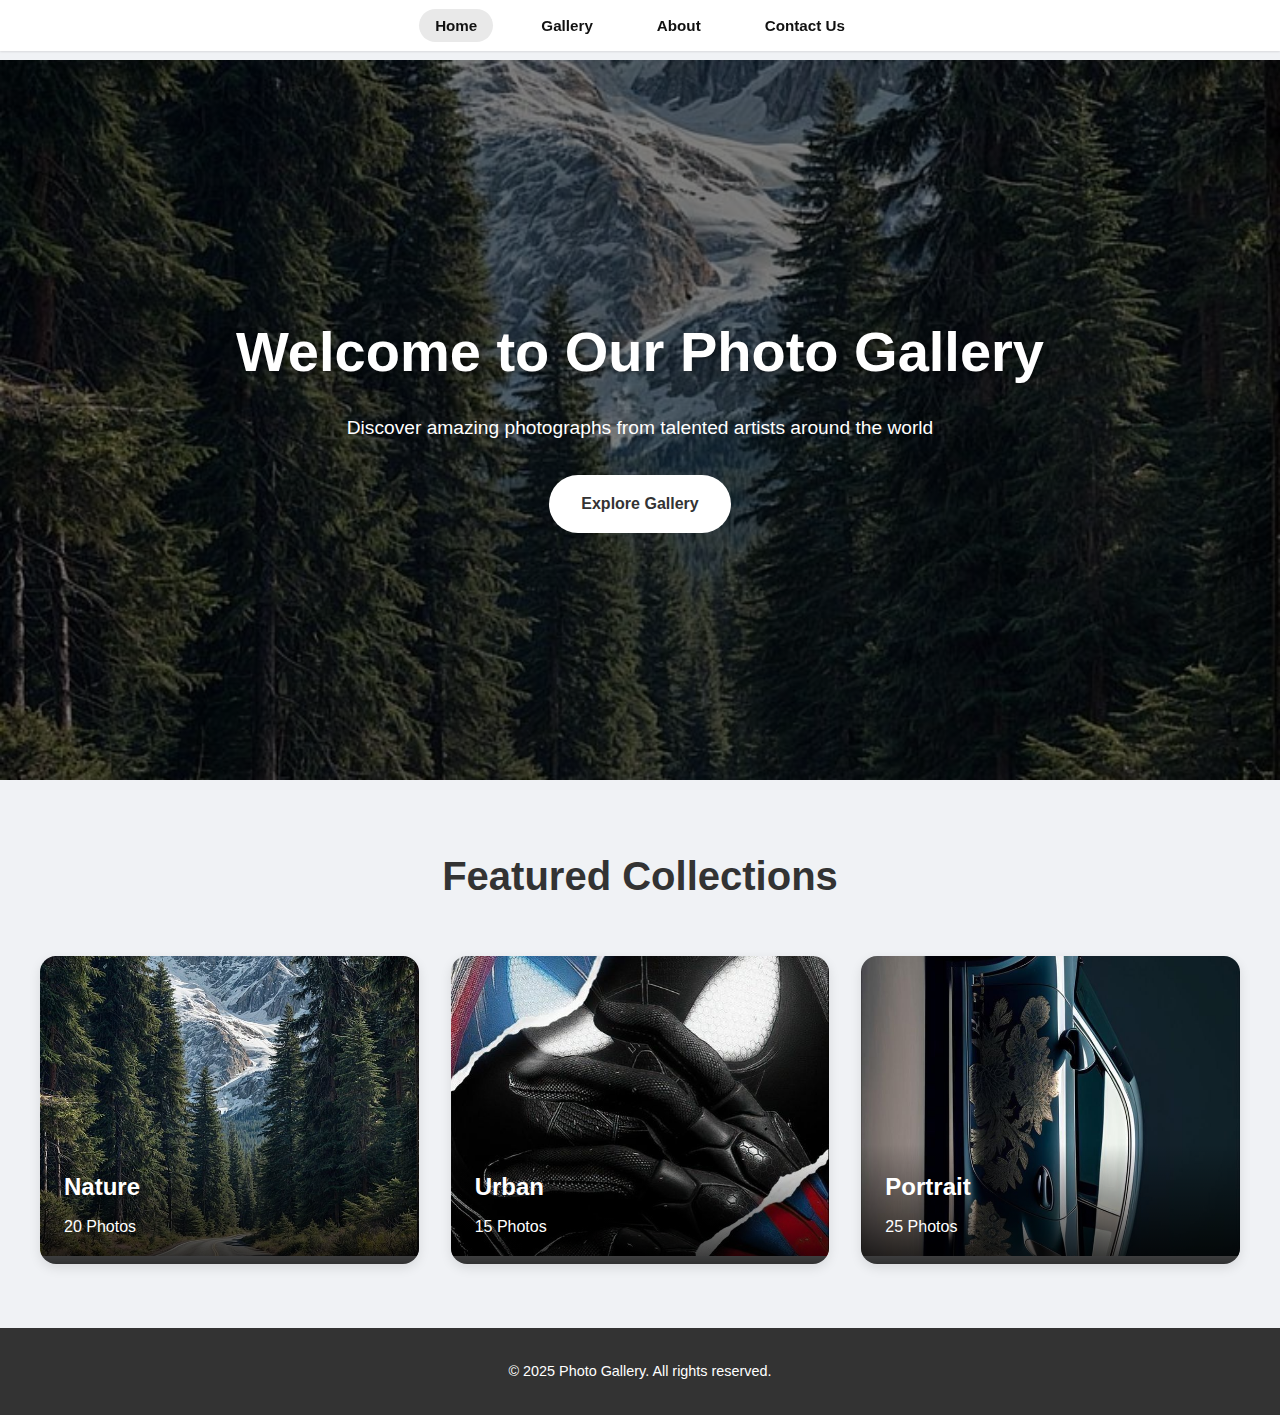
<file: index.html>
<!DOCTYPE html>
<html lang="en">
<head>
    <meta charset="UTF-8">
    <meta name="viewport" content="width=device-width, initial-scale=1.0">
    <title>Home - Photo Gallery</title>
    <link rel="stylesheet" href="style.css">
</head>
<body>
    <nav>
        <div class="nav-container">
            <ul>
                <li><a href="index.html" class="active">Home</a></li>
                <li><a href="gallery.html">Gallery</a></li>
                <li><a href="about.html">About</a></li>
                <li><a href="contact.html">Contact Us</a></li>
            </ul>
        </div>
    </nav>

    <div class="hero-section">
        <h1>Welcome to Our Photo Gallery</h1>
        <p>Discover amazing photographs from talented artists around the world</p>
        <a href="gallery.html" class="cta-button">Explore Gallery</a>
    </div>

    <main class="home-content">
        <section class="featured-section">
            <h2>Featured Collections</h2>
            <div class="collection-grid">
                <div class="collection-card">
                    <img src="images/Unknown-9.jpg" alt="Nature Collection">
                    <div class="collection-info">
                        <h3>Nature</h3>
                        <p>20 Photos</p>
                    </div>
                </div>
                <div class="collection-card">
                    <img src="images/Unknown-2.jpg" alt="Urban Collection">
                    <div class="collection-info">
                        <h3>Urban</h3>
                        <p>15 Photos</p>
                    </div>
                </div>
                <div class="collection-card">
                    <img src="images/Unknown-3.jpg" alt="Portrait Collection">
                    <div class="collection-info">
                        <h3>Portrait</h3>
                        <p>25 Photos</p>
                    </div>
                </div>
            </div>
        </section>
    </main>

    <footer>
        <div class="copyright">
            <p>&copy; <span>2025</span> Photo Gallery. All rights reserved.</p>
        </div>
    </footer>
</body>
</html>
</file>
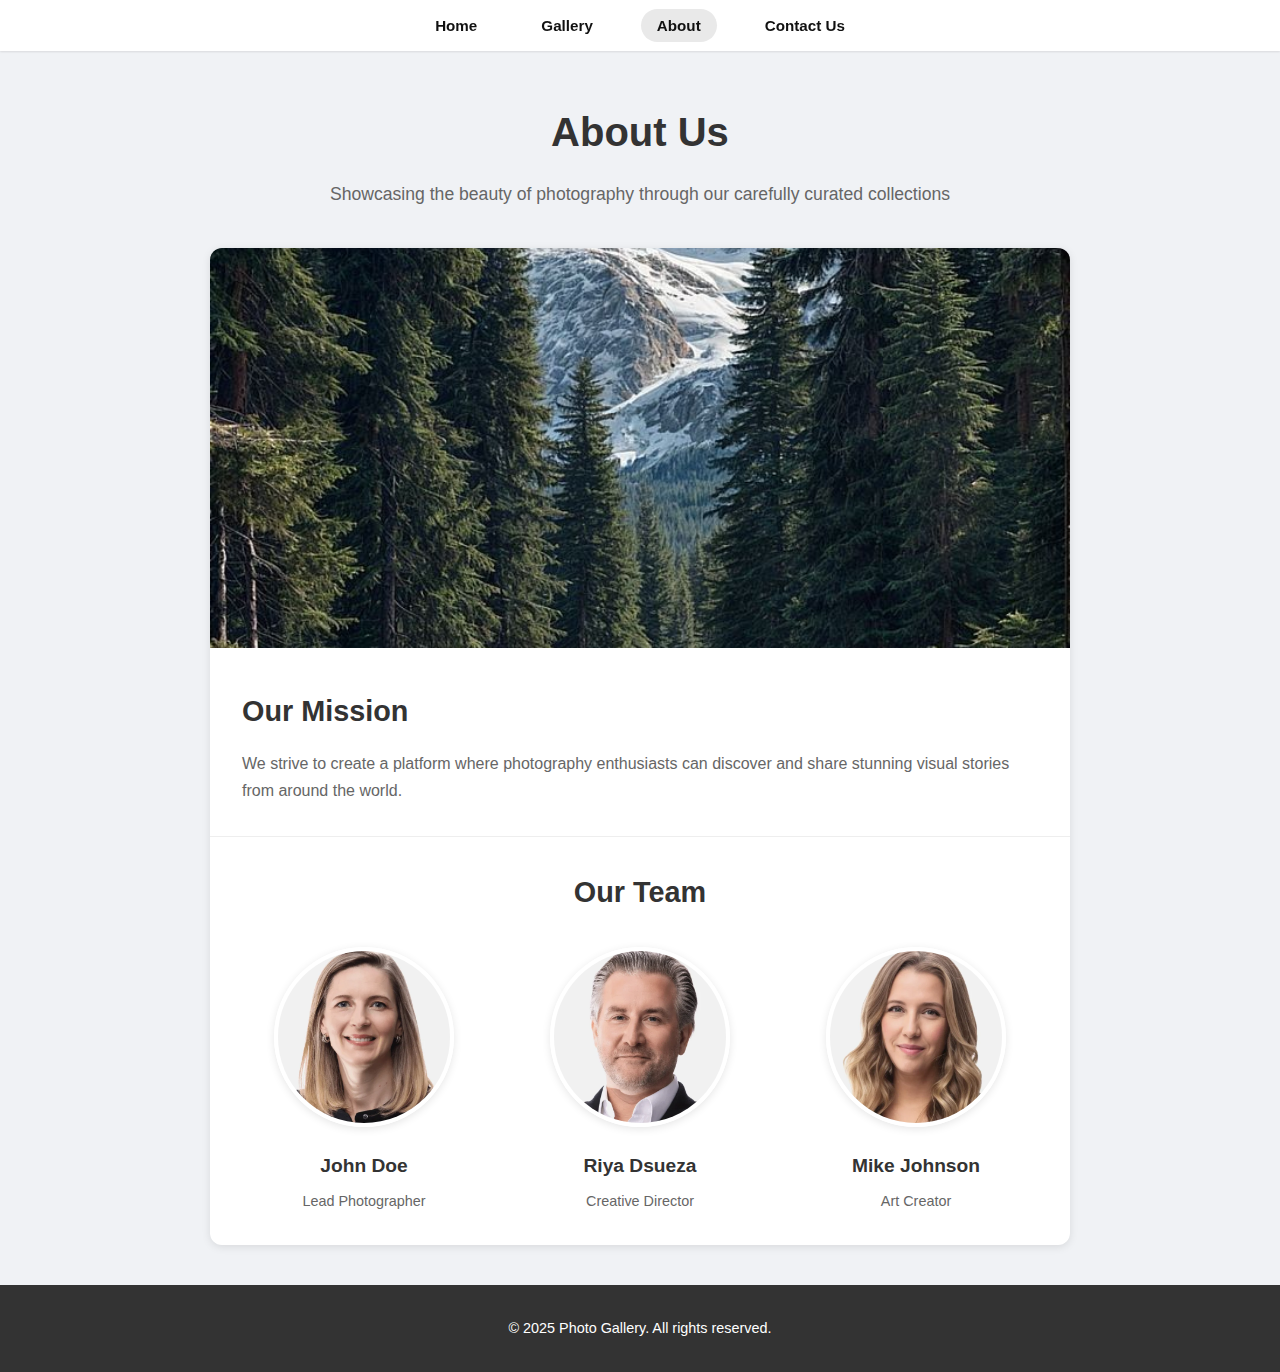
<file: about.html>
<!DOCTYPE html>
<html lang="en">
<head>
    <meta charset="UTF-8">
    <meta name="viewport" content="width=device-width, initial-scale=1.0">
    <title>About - Photo Gallery</title>
    <link rel="stylesheet" href="style.css">
</head>
<body>
    <nav>
        <div class="nav-container">
            <ul>
                <li><a href="index.html">Home</a></li>
                <li><a href="gallery.html">Gallery</a></li>
                <li><a href="about.html" class="active">About</a></li>
                <li><a href="contact.html">Contact Us</a></li>
            </ul>
        </div>
    </nav>

    <div class="about-container">
        <div class="about-header">
            <h1>About Us</h1>
            <p>Showcasing the beauty of photography through our carefully curated collections</p>
        </div>

        <div class="about-content">
            <img src="images/Unknown-9.jpg" alt="Featured Image" class="about-feature-image">
            <div class="about-text">
                <h2>Our Mission</h2>
                <p>We strive to create a platform where photography enthusiasts can discover and share stunning visual stories from around the world.</p>
            </div>

            <div class="team-section">
                <h2>Our Team</h2>
                <div class="team-grid">
                    <div class="team-member">
                        <img src="images/image copy 2.png" alt="Team Member">
                        <h3>John Doe</h3>
                        <p>Lead Photographer</p>
                    </div>
                    <div class="team-member">
                        <img src="images/image copy.png" alt="Team Member">
                        <h3>Riya Dsueza</h3>
                        <p>Creative Director</p>
                    </div>
                    <div class="team-member">
                        <img src="images/image copy 3.png" alt="Team Member">
                        <h3>Mike Johnson</h3>
                        <p>Art Creator</p>
                    </div>
                </div>
            </div>
        </div>
    </div>

    <footer>
        <div class="copyright">
            <p>&copy; 2025 Photo Gallery. All rights reserved.</p>
        </div>
    </footer>
</body>
</html>
</file>
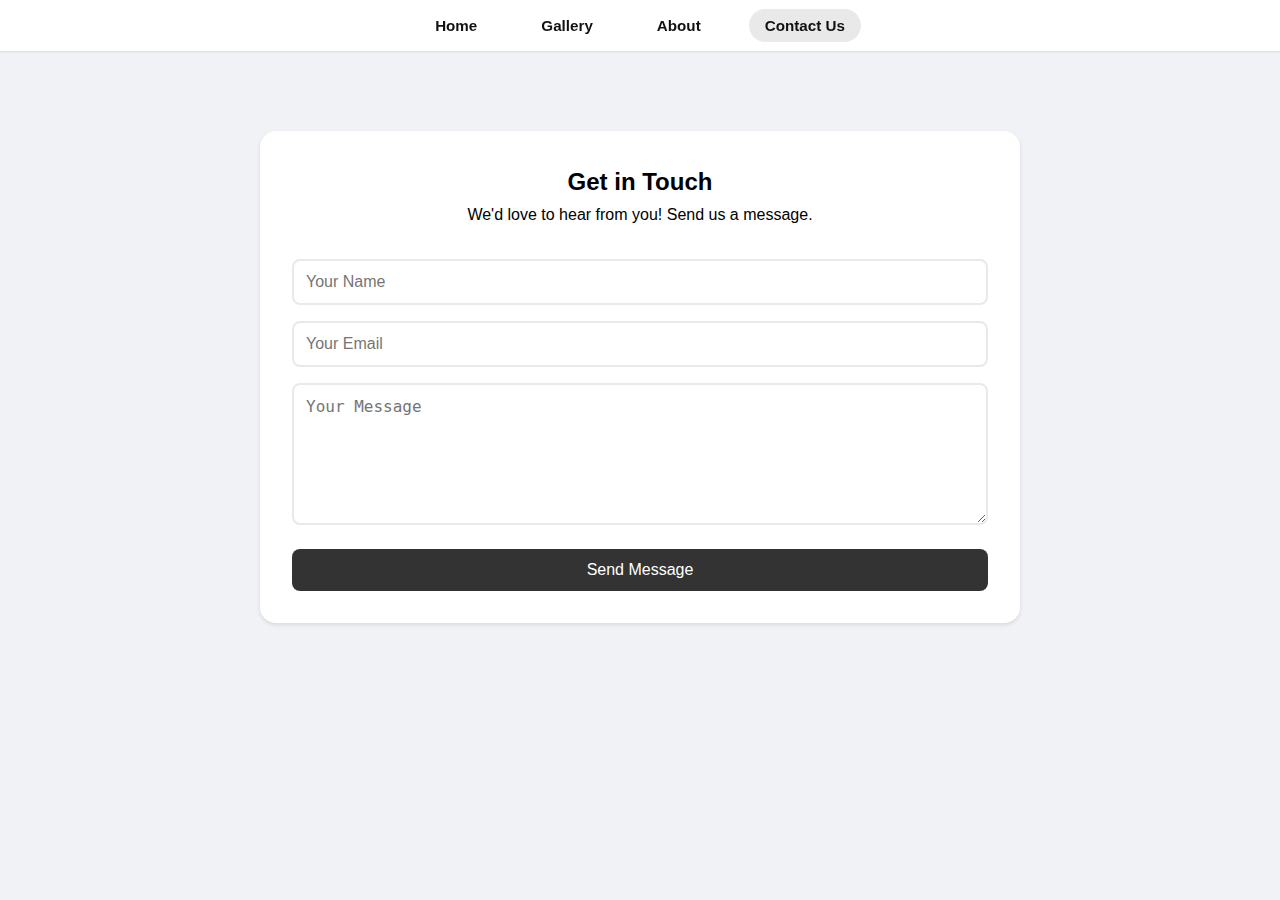
<file: contact.html>
<!DOCTYPE html>
<html lang="en">
<head>
    <meta charset="UTF-8">
    <meta name="viewport" content="width=device-width, initial-scale=1.0">
    <title>Contact - Photo Gallery</title>
    <link rel="stylesheet" href="style.css">
</head>
<body>
    <nav>
        <div class="nav-container">
            <ul>
                <li><a href="index.html">Home</a></li>
                <li><a href="gallery.html">Gallery</a></li>
                <li><a href="about.html">About</a></li>
                <li><a href="contact.html" class="active">Contact Us</a></li>
            </ul>
        </div>
    </nav>

    <header>
        <h1>Contact Us</h1>
    </header>

    <div class="contact-container">
        <div class="contact-content">
            <div class="contact-info">
                <h2>Get in Touch</h2>
                <p>We'd love to hear from you! Send us a message.</p>
            </div>
            
            <form class="contact-form">
                <div class="form-group">
                    <input type="text" placeholder="Your Name" required>
                </div>
                <div class="form-group">
                    <input type="email" placeholder="Your Email" required>
                </div>
                <div class="form-group">
                    <textarea placeholder="Your Message" rows="6" required></textarea>
                </div>
                <button type="submit">Send Message</button>
            </form>
        </div>
    </div>
</body>
</html>
</file>
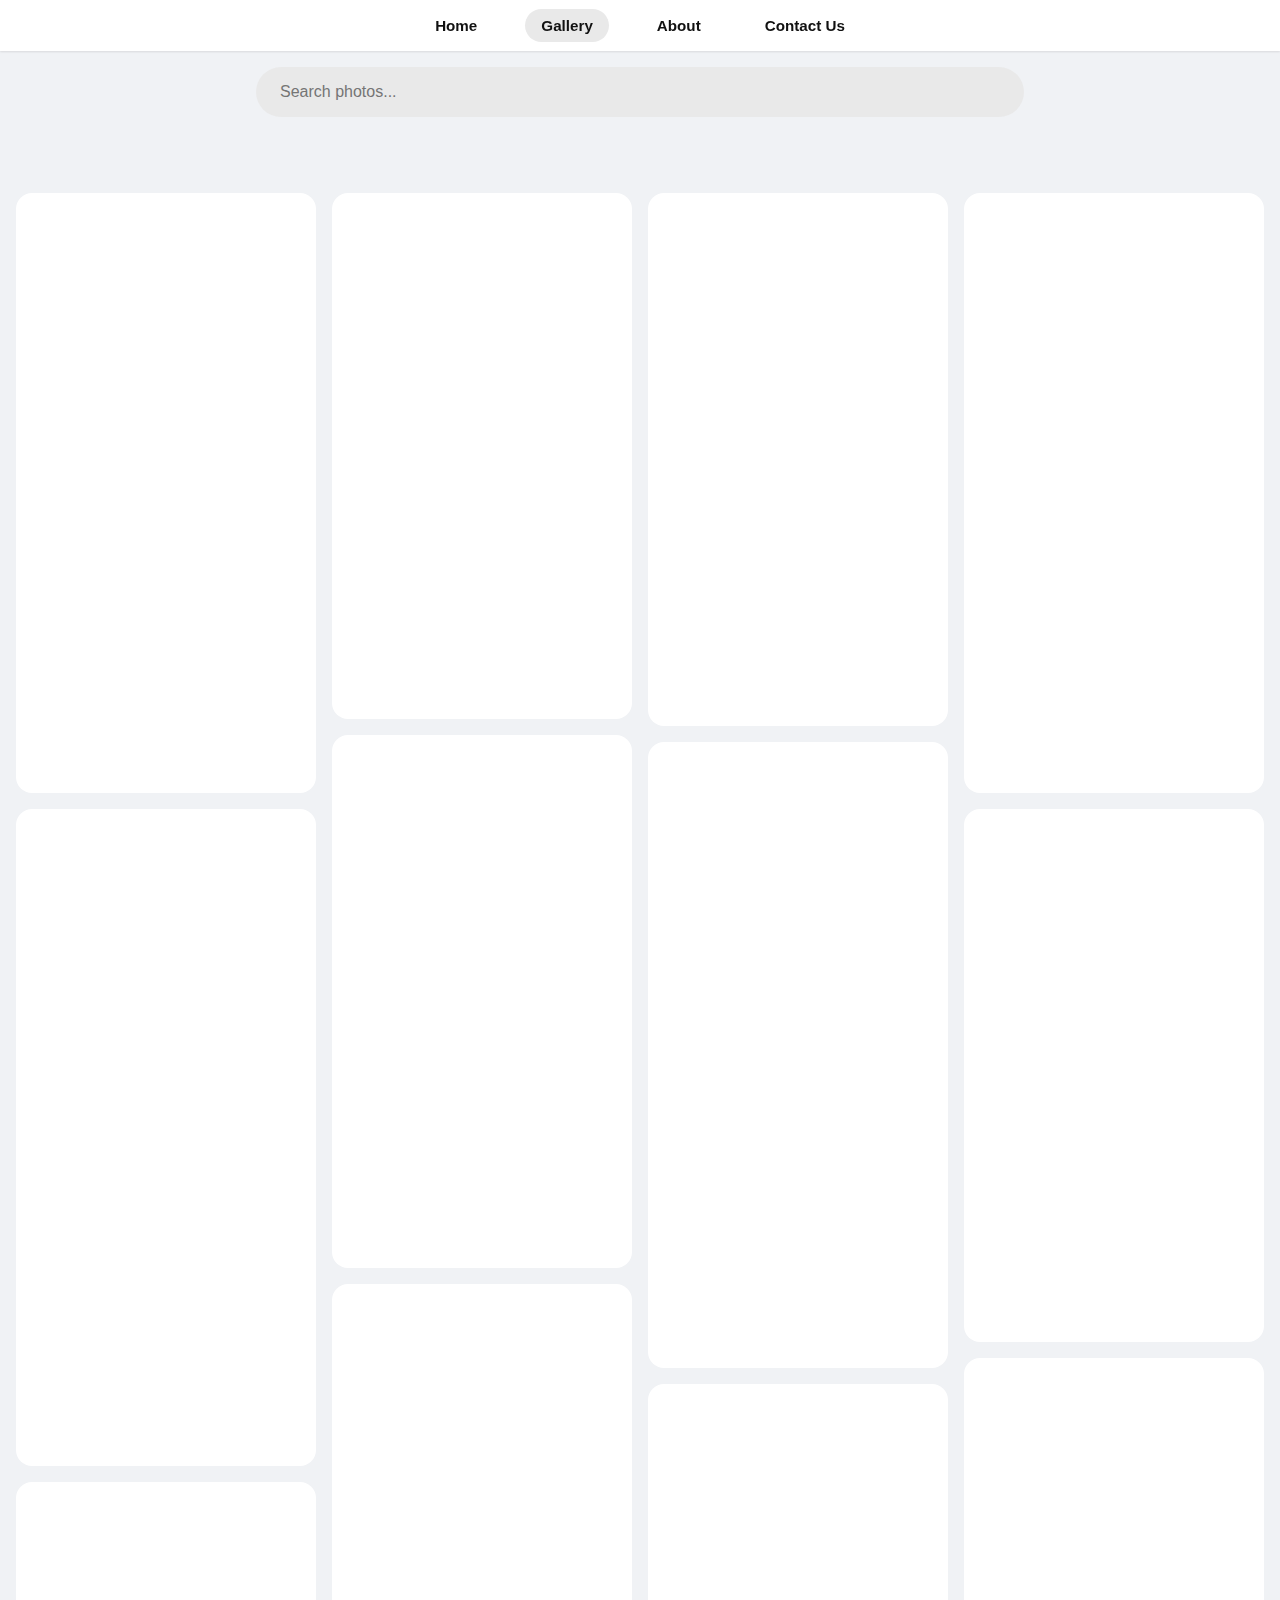
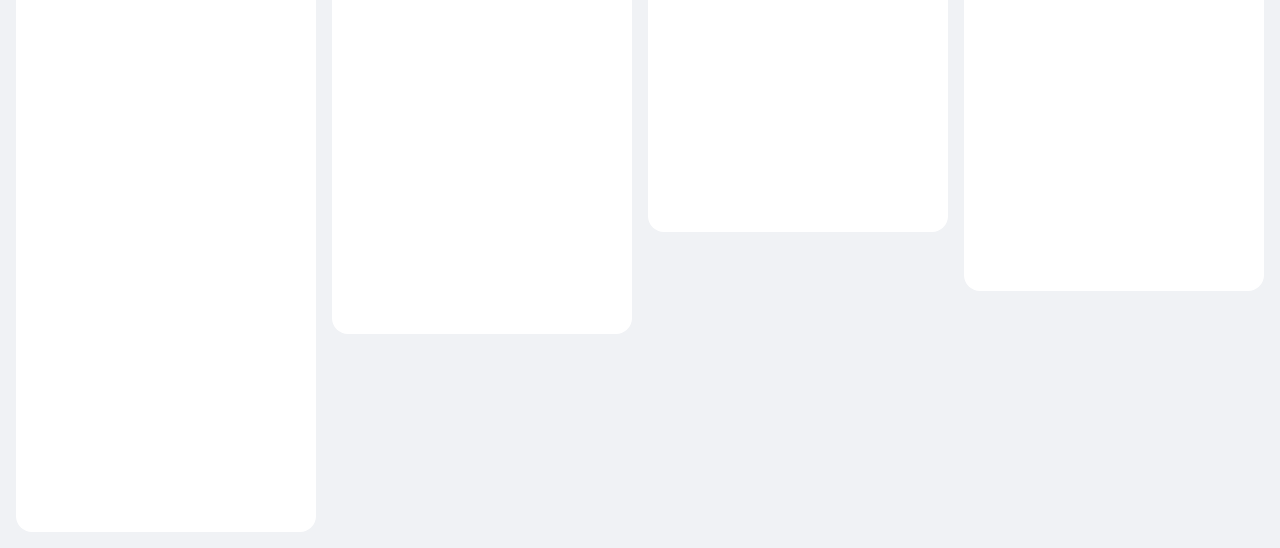
<file: gallery.html>
<!DOCTYPE html>
<html lang="en">
<head>
    <meta charset="UTF-8">
    <meta name="viewport" content="width=device-width, initial-scale=1.0">
    <title>Gallery - Photo Gallery</title>
    <link rel="stylesheet" href="style.css">
</head>
<body>
    <nav>
        <div class="nav-container">
            <ul>
                <li><a href="index.html">Home</a></li>
                <li><a href="gallery.html" class="active">Gallery</a></li>
                <li><a href="about.html">About</a></li>
                <li><a href="contact.html">Contact Us</a></li>
            </ul>
        </div>
    </nav>

    <header>
        <h1>Photo Gallery</h1>
        <div class="search-container">
            <input type="text" placeholder="Search photos...">
        </div>
    </header>

    <div class="pinterest-grid">
        <!-- Tall Images -->
        <div class="pin pin-large">
            <img src="images/Thomas Shelby.jpg" alt="Nature">
            
        </div>
        <!-- Square Images -->
        <div class="pin">
            <img src="images/Unknown.jpg" alt="Landscape">
            
        </div>
        <!-- Wide Images -->
        <div class="pin pin-wide">
            <img src="images/Unknown-11.jpg" alt="Travel">
            
        </div>
        <!-- Mix of sizes -->
        <div class="pin">
            <img src="images/Unknown-8.jpg" alt="Architecture">
            
        </div>
        <div class="pin pin-large">
            <img src="images/Unknown-9.jpg" alt="Art">
            
        </div>
        <div class="pin">
            <img src="images/Unknown-2.jpg" alt="Food">
            
        </div>
        <div class="pin pin-wide">
            <img src="images/Unknown-7.jpg" alt="Ocean">
            
        </div>
        <div class="pin">
            <img src="images/Unknown-3.jpg" alt="Wildlife">
            
        </div>
        <div class="pin pin-large">
            <img src="images/Unknown-4.jpg" alt="Forest">
            
        </div>
        <div class="pin">
            <img src="images/image.png" alt="City">
            
        </div>
        <div class="pin pin-wide">
            <img src="images/Unknown-5.jpg" alt="Sunset">
            
        </div>
        <div class="pin">
            <img src="images/Unknown-6.jpg" alt="Mountains">
            
        </div>
    </div>
</body>
</html>
</file>
<file: style.css>
/* Reset and Base Styles */
* {
  margin: 0;
  padding: 0;
  box-sizing: border-box;
}

body {
  font-family: -apple-system, BlinkMacSystemFont, 'Segoe UI', Roboto, Oxygen-Sans, Ubuntu, Cantarell, sans-serif;
  background-color: #f0f2f5;
  line-height: 1.6;
}

/* Navigation Styles */
nav {
  background-color: white;
  box-shadow: 0 1px 2px rgba(0, 0, 0, 0.1);
  padding: 0.8rem 0;
  position: fixed;
  width: 100%;
  top: 0;
  z-index: 100;
}

.nav-container {
  max-width: 1400px;
  margin: 0 auto;
  padding: 0 16px;
  display: flex;
  justify-content: center;
}

nav ul {
  display: flex;
  gap: 2rem;
  list-style: none;
}

nav a {
  color: #111;
  text-decoration: none;
  font-weight: 600;
  font-size: 0.95rem;
  padding: 0.5rem 1rem;
  border-radius: 24px;
  transition: all 0.2s ease;
}

nav a:hover,
nav a.active {
  background-color: #e9e9e9;
}

/* Search Bar Styles */
.search-container {
  margin: 1rem auto;
  max-width: 800px;
  padding: 0 1rem;
}

.search-container input {
  width: 100%;
  padding: 1rem 1.5rem;
  border-radius: 25px;
  border: none;
  background-color: #e9e9e9;
  font-size: 1rem;
  outline: none;
  transition: background-color 0.2s;
}

.search-container input:focus {
  background-color: #ddd;
}

/* Pinterest Grid Styles */
.pinterest-grid {
  columns: 5 240px;
  column-gap: 16px;
  padding: 16px;
  max-width: 1400px;
  margin: 60px auto 0;
}

.pin {
  break-inside: avoid;
  background: white;
  border-radius: 16px;
  margin-bottom: 16px;
  overflow: hidden;
  transition: transform 0.2s ease;
}

.pin:hover {
  transform: translateY(-4px);
}

.pin img {
  width: 100%;
  display: block;
  border-radius: 16px 16px 0 0;
  cursor: zoom-in;
}

.pin-description {
  padding: 12px;
  font-size: 0.9rem;
  color: #333;
}

/* Pin Size Variations */
.pin-large img {
  min-height: 400px;
  max-height: 600px;
}

.pin-small img {
  min-height: 200px;
  max-height: 300px;
}

/* About Page Styles */
.about-container {
    max-width: 900px;
    margin: 100px auto 40px;
    padding: 0 20px;
}

.about-header {
    text-align: center;
    margin-bottom: 40px;
}

.about-header h1 {
    font-size: 2.5rem;
    color: #333;
    margin-bottom: 1rem;
}

.about-header p {
    color: #666;
    font-size: 1.1rem;
}

.about-content {
    background: white;
    border-radius: 12px;
    overflow: hidden;
    box-shadow: 0 2px 8px rgba(0,0,0,0.1);
}

.about-feature-image {
    width: 100%;
    height: 400px;
    object-fit: cover;
}

.about-text {
    padding: 2rem;
}

.about-text h2 {
    color: #333;
    margin-bottom: 1rem;
    font-size: 1.8rem;
}

.about-text p {
    color: #666;
    line-height: 1.7;
}

/* Team Section Styles */
.team-section {
    padding: 2rem;
    border-top: 1px solid #eee;
}

.team-section h2 {
    text-align: center;
    color: #333;
    margin-bottom: 2rem;
    font-size: 1.8rem;
}

.team-grid {
    display: grid;
    grid-template-columns: repeat(3, 1fr);
    gap: 2rem;
    max-width: 900px;
    margin: 0 auto;
}

.team-member {
    text-align: center;
}

.team-member img {
    width: 180px;
    height: 180px;
    border-radius: 50%;
    object-fit: cover;
    margin-bottom: 1rem;
    border: 4px solid #fff;
    box-shadow: 0 2px 8px rgba(0,0,0,0.1);
}

.team-member h3 {
    color: #333;
    margin-bottom: 0.5rem;
    font-size: 1.2rem;
}

.team-member p {
    color: #666;
    font-size: 0.9rem;
}

/* Contact Page Styles */
.contact-container {
    max-width: 800px;
    margin: 80px auto 0;
    padding: 0 20px;
}

.contact-content {
    background: white;
    border-radius: 16px;
    padding: 32px;
    box-shadow: 0 2px 4px rgba(0,0,0,0.1);
}

.contact-info {
    text-align: center;
    margin-bottom: 32px;
}

.contact-form {
    display: flex;
    flex-direction: column;
    gap: 16px;
}

.form-group input,
.form-group textarea {
    width: 100%;
    padding: 12px;
    border: 2px solid #e9e9e9;
    border-radius: 8px;
    font-size: 1rem;
    transition: border-color 0.2s;
}

.form-group input:focus,
.form-group textarea:focus {
    border-color: #333;
    outline: none;
}

button[type="submit"] {
    background: #333;
    color: white;
    padding: 12px 24px;
    border: none;
    border-radius: 8px;
    font-size: 1rem;
    cursor: pointer;
    transition: background 0.2s;
}

button[type="submit"]:hover {
    background: #444;
}

/* Hero Section Styles */
.hero-section {
    height: 80vh;
    background: linear-gradient(rgba(0, 0, 0, 0.5), rgba(0, 0, 0, 0.5)), url('images/Unknown-9.jpg');
    background-size: cover;
    background-position: center;
    display: flex;
    flex-direction: column;
    justify-content: center;
    align-items: center;
    text-align: center;
    color: white;
    padding: 0 20px;
    margin-top: 60px;
}

.hero-section h1 {
    font-size: 3.5rem;
    margin-bottom: 1rem;
    text-shadow: 2px 2px 4px rgba(0, 0, 0, 0.3);
}

.hero-section p {
    font-size: 1.2rem;
    margin-bottom: 2rem;
    max-width: 600px;
}

.cta-button {
    background-color: #fff;
    color: #333;
    padding: 1rem 2rem;
    border-radius: 30px;
    text-decoration: none;
    font-weight: 600;
    transition: transform 0.3s ease, box-shadow 0.3s ease;
}

.cta-button:hover {
    transform: translateY(-2px);
    box-shadow: 0 4px 8px rgba(0, 0, 0, 0.2);
}

/* Featured Collections Styles */
.featured-section {
    padding: 4rem 20px;
}

.featured-section h2 {
    text-align: center;
    margin-bottom: 3rem;
    font-size: 2.5rem;
    color: #333;
}

.collection-grid {
    display: grid;
    grid-template-columns: repeat(auto-fit, minmax(300px, 1fr));
    gap: 2rem;
    max-width: 1200px;
    margin: 0 auto;
}

.collection-card {
    position: relative;
    border-radius: 16px;
    overflow: hidden;
    box-shadow: 0 4px 12px rgba(0, 0, 0, 0.1);
    transition: transform 0.3s ease;
    cursor: pointer;
}

.collection-card:hover {
    transform: translateY(-8px);
}

.collection-card img {
    width: 100%;
    height: 300px;
    object-fit: cover;
}

.collection-info {
    position: absolute;
    bottom: 0;
    left: 0;
    right: 0;
    padding: 1.5rem;
    background: linear-gradient(transparent, rgba(0, 0, 0, 0.8));
    color: white;
}

.collection-info h3 {
    font-size: 1.5rem;
    margin-bottom: 0.5rem;
}

/* Responsive Design */
@media (max-width: 1400px) {
  .pinterest-grid {
    columns: 4 240px;
  }
}

@media (max-width: 1100px) {
  .pinterest-grid {
    columns: 3 240px;
  }
}

@media (max-width: 768px) {
  .pinterest-grid {
    columns: 2 240px;
  }
}

@media (max-width: 480px) {
  .pinterest-grid {
    columns: 1 auto;
  }
}

/* Loading Animation */
.pin img {
  opacity: 0;
  animation: fadeIn 0.3s ease forwards;
}

@keyframes fadeIn {
  to {
    opacity: 1;
  }
}

/* Responsive Adjustments */
@media (max-width: 768px) {
    .team-grid {
        grid-template-columns: 1fr;
    }
    
    .about-section,
    .contact-content {
        padding: 20px;
    }
    
    .hero-section h1 {
        font-size: 2.5rem;
    }
    
    .hero-section p {
        font-size: 1rem;
    }
    
    .collection-grid {
        grid-template-columns: 1fr;
        padding: 0 20px;
    }
}

/* Footer Styles */
footer {
    background-color: #333;
    color: white;
    padding: 2rem 0;
    text-align: center;
}
footer p {
    margin: 0;
    font-size: 0.9rem;
}
</file>
